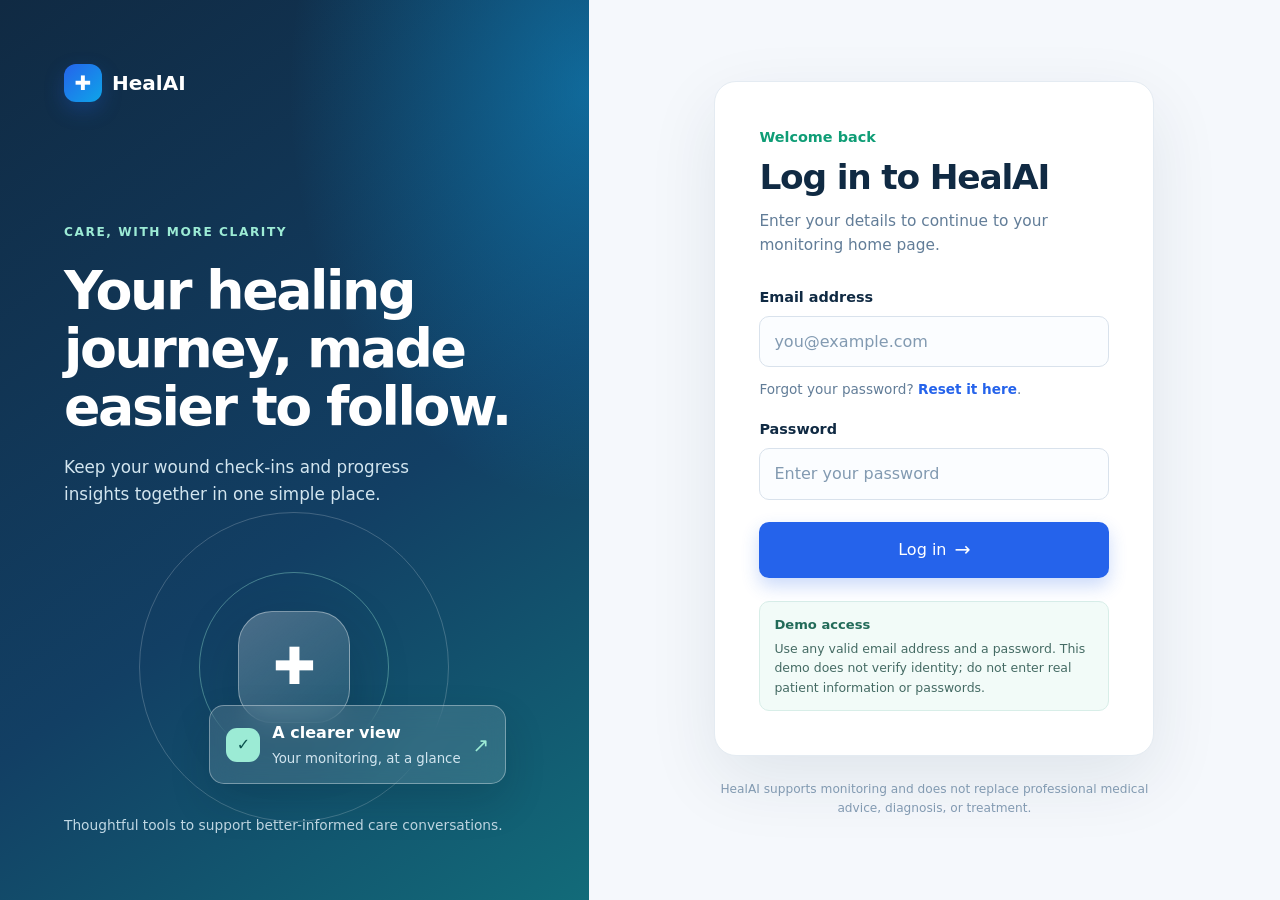
<file: index.html>
<!DOCTYPE html>
<html lang="en">
<head>
  <meta charset="UTF-8" />
  <meta name="viewport" content="width=device-width, initial-scale=1.0" />
  <title>HealAI | Smart Wound Monitoring</title>
  <link rel="stylesheet" href="styles.css" />
  <script src="auth.js"></script>
</head>
<body>

<a class="skip-link" href="#main">Skip to content</a>

<header class="navbar">
  <div class="container nav-content">
    <a href="index.html" class="logo">
      <span class="logo-mark">✚</span>
      HealAI
    </a>

    <nav class="nav-links">
      <a class="active" href="index.html">Home</a>
      <a href="how-it-works.html">How It Works</a>
      <a href="dashboard.html">Dashboard</a>
      <a href="resources.html">Resources</a>
      <a href="contact.html">Contact</a>
      <a class="video-nav-link" href="doctors.html" aria-label="Video call with a doctor"><span aria-hidden="true">🎥</span> Video call</a>
    </nav>

    <button class="menu-btn" type="button" aria-label="Open menu" aria-expanded="false">☰</button>
  </div>
</header>

<main id="main">
  <section class="hero">
    <div class="container hero-grid">
      <div>
        <div class="eyebrow">● AI-assisted wound monitoring</div>

        <h1>
          Track healing with
          <span>clarity and confidence.</span>
        </h1>

        <p>
          HealAI helps patients and healthcare professionals monitor wound
          progress using smartphone images, guided check-ins, and easy-to-read
          healing insights.
        </p>

        <div class="hero-buttons">
          <a href="dashboard.html" class="btn btn-primary">
            Explore the Demo →
          </a>
          <a href="how-it-works.html" class="btn btn-secondary">
            Learn How It Works
          </a>
        </div>

        <div class="disclaimer">
          HealAI is an AI-assisted monitoring and screening-support platform.
          It does not replace professional medical advice, diagnosis, or treatment.
        </div>
      </div>

      <div class="hero-card">
        <div class="mockup">
          <div class="mockup-header">
            <strong>Healing Overview</strong>
            <span>Today</span>
          </div>

          <div class="mockup-body">
            <div class="status-card">
              <strong>Wound Progress</strong>
              <div class="progress"><span></span></div>
              <small>Improvement trend detected</small>
            </div>

            <div class="status-card">
              <strong>Next Check-in</strong>
              <p>Upload a new image in 2 days</p>
            </div>

            <div class="status-card">
              <strong>Monitoring Notes</strong>
              <p>Track redness, swelling, size, and discomfort over time.</p>
            </div>
          </div>
        </div>
      </div>
    </div>
  </section>

  <section class="section">
    <div class="container">
      <div class="section-heading">
        <h2>Designed to make wound monitoring simpler</h2>
        <p>
          A patient-friendly experience supported by responsible AI and
          clinician-informed workflows.
        </p>
      </div>

      <div class="cards">
        <article class="card">
          <div class="card-icon">📷</div>
          <h3>Image-Based Tracking</h3>
          <p>
            Upload a close-up photo. HealAI checks quality, finds skin, and
            screens concentrated wound-like tissue in the image.
          </p>
        </article>

        <article class="card">
          <div class="card-icon">📈</div>
          <h3>Progress Insights</h3>
          <p>
            View changes in wound appearance, size, and reported symptoms over
            time.
          </p>
        </article>

        <article class="card">
          <div class="card-icon">👩‍⚕️</div>
          <h3>Care Team Support</h3>
          <p>
            Generate organized summaries that can support conversations with
            qualified healthcare professionals.
          </p>
        </article>
      </div>
    </div>
  </section>

  <section class="section section-soft">
    <div class="container">
      <div class="section-heading">
        <h2>How HealAI works</h2>
        <p>Simple enough for everyday use, structured enough for care teams.</p>
      </div>

      <div class="steps">
        <div class="step">
          <div class="step-number">1</div>
          <h3>Capture</h3>
          <p>Take a guided smartphone image.</p>
        </div>

        <div class="step">
          <div class="step-number">2</div>
          <h3>Compare</h3>
          <p>Review changes across your timeline.</p>
        </div>

        <div class="step">
          <div class="step-number">3</div>
          <h3>Understand</h3>
          <p>Receive monitoring-oriented insights.</p>
        </div>

        <div class="step">
          <div class="step-number">4</div>
          <h3>Discuss</h3>
          <p>Share useful information with your care team.</p>
        </div>
      </div>
    </div>
  </section>

  <section class="section">
    <div class="container">
      <div class="cta-banner">
        <div>
          <h2>Ready to see HealAI in action?</h2>
          <p>Explore the demo dashboard and walk through a sample monitoring workflow.</p>
        </div>
        <a href="dashboard.html" class="btn btn-primary">Open Demo Dashboard</a>
      </div>
    </div>
  </section>
</main>

<footer class="footer">
  <div class="container">
    <div class="footer-grid">
      <div>
        <h3>HealAI</h3>
        <p>
          Smart wound monitoring designed to support better-informed care
          conversations.
        </p>
      </div>

      <div>
        <h4>Platform</h4>
        <a href="how-it-works.html">How It Works</a>
        <a href="dashboard.html">Demo Dashboard</a>
      </div>

      <div>
        <h4>Resources</h4>
        <a href="resources.html">Patient Resources</a>
        <a href="contact.html">Contact Us</a>
      </div>

      <div>
        <h4>Important</h4>
        <p>Not a diagnostic or emergency-care service.</p>
      </div>
    </div>

    <div class="footer-bottom">
      © 2026 HealAI. Built for responsible digital health innovation.
    </div>
  </div>
</footer>

<script src="script.js"></script>
</body>
</html>
</file>
<file: styles.css>
:root {
  --navy: #102a43;
  --blue: #2563eb;
  --cyan: #0ea5e9;
  --mint: #dff8f1;
  --green: #0f9d76;
  --text: #243b53;
  --muted: #627d98;
  --light: #f5f9fc;
  --border: #d9e2ec;
  --white: #ffffff;
  --shadow: 0 18px 45px rgba(16, 42, 67, 0.1);
  --radius: 18px;
}

* {
  box-sizing: border-box;
  margin: 0;
  padding: 0;
}

html {
  scroll-behavior: smooth;
}

body {
  font-family: Inter, ui-sans-serif, system-ui, -apple-system, BlinkMacSystemFont,
    "Segoe UI", sans-serif;
  color: var(--text);
  background: var(--white);
  line-height: 1.6;
}

a {
  color: inherit;
  text-decoration: none;
}

img {
  max-width: 100%;
  display: block;
}

.container {
  width: min(1160px, 92%);
  margin: auto;
}

.navbar {
  position: sticky;
  top: 0;
  z-index: 100;
  background: rgba(255, 255, 255, 0.94);
  backdrop-filter: blur(16px);
  border-bottom: 1px solid rgba(217, 226, 236, 0.7);
}

.nav-content {
  position: relative;
  height: 76px;
  display: flex;
  align-items: center;
  justify-content: space-between;
  gap: 16px;
}

.logo {
  display: flex;
  align-items: center;
  gap: 10px;
  font-weight: 800;
  font-size: 1.25rem;
  color: var(--navy);
}

.logo-mark {
  width: 38px;
  height: 38px;
  display: grid;
  place-items: center;
  border-radius: 12px;
  color: white;
  background: linear-gradient(135deg, var(--blue), var(--cyan));
  box-shadow: 0 8px 20px rgba(37, 99, 235, 0.25);
}

.nav-links {
  display: flex;
  align-items: center;
  gap: 28px;
  font-size: 0.95rem;
  font-weight: 600;
  color: var(--muted);
}

.nav-links a {
  position: relative;
  padding: 6px 0;
}

.nav-links a:hover,
.nav-links a.active {
  color: var(--blue);
}

.nav-links .video-nav-link {
  display: inline-flex;
  align-items: center;
  gap: 6px;
  padding: 8px 12px;
  border: 1px solid #bfdbfe;
  border-radius: 999px;
  color: var(--blue);
  background: #eff6ff;
  white-space: nowrap;
}

.nav-links .video-nav-link:hover,
.nav-links .video-nav-link.active {
  color: #1d4ed8;
  background: #dbeafe;
}

.doctor-list {
  display: grid;
  grid-template-columns: repeat(3, minmax(0, 1fr));
  gap: 14px;
  min-width: 0;
  border: 0;
}

.doctor-list legend {
  grid-column: 1 / -1;
  margin-bottom: 12px;
  color: var(--navy);
  font-size: 1.1rem;
  font-weight: 700;
}

.doctor-card {
  display: block;
  min-width: 0;
  padding: 16px;
  border: 1px solid var(--border);
  border-radius: 14px;
  background: white;
  cursor: pointer;
}

.doctor-card:has(input:checked) {
  border-color: var(--blue);
  background: #eff6ff;
  box-shadow: 0 0 0 2px rgba(37, 99, 235, 0.12);
}

.doctor-card-content,
.doctor-card-content > span:last-child {
  display: grid;
  gap: 5px;
}

.doctor-card-content strong {
  color: var(--navy);
}

.doctor-avatar {
  margin-bottom: 4px;
  font-size: 2rem;
}

.doctor-specialty,
.doctor-credential,
.doctor-rating {
  color: var(--muted);
  font-size: 0.85rem;
}

.nav-links a.active::after {
  content: "";
  position: absolute;
  left: 0;
  right: 0;
  bottom: 0;
  height: 2px;
  border-radius: 99px;
  background: var(--blue);
}

.nav-actions {
  display: flex;
  align-items: center;
  gap: 12px;
}

.menu-btn {
  display: none;
  border: none;
  background: transparent;
  font-size: 1.5rem;
  cursor: pointer;
  color: var(--navy);
}

.nav-cta {
  display: none;
}

body.nav-open {
  overflow: hidden;
}

.skip-link {
  position: absolute;
  left: 12px;
  top: -48px;
  z-index: 200;
  padding: 8px 14px;
  border-radius: 8px;
  background: var(--navy);
  color: white;
  font-weight: 700;
}

.skip-link:focus {
  top: 12px;
}

.sr-only {
  position: absolute;
  width: 1px;
  height: 1px;
  padding: 0;
  margin: -1px;
  overflow: hidden;
  clip: rect(0, 0, 0, 0);
  white-space: nowrap;
  border: 0;
}

.btn {
  display: inline-flex;
  align-items: center;
  justify-content: center;
  gap: 8px;
  padding: 13px 20px;
  border-radius: 10px;
  border: 1px solid transparent;
  font-weight: 700;
  cursor: pointer;
  transition: 0.25s ease;
}

.btn-primary {
  color: white;
  background: var(--blue);
  box-shadow: 0 8px 18px rgba(37, 99, 235, 0.24);
}

.btn-primary:hover {
  transform: translateY(-2px);
  background: #1d4ed8;
}

.btn-secondary {
  color: var(--blue);
  background: white;
  border-color: #bfdbfe;
}

.btn-secondary:hover {
  background: #eff6ff;
}

.btn-light {
  color: var(--navy);
  background: var(--white);
}

.btn:disabled {
  opacity: 0.75;
  cursor: default;
  transform: none;
  box-shadow: none;
}

.hero {
  padding: 100px 0 90px;
  background:
    radial-gradient(circle at 85% 20%, rgba(14, 165, 233, 0.15), transparent 28%),
    linear-gradient(135deg, #f7fbff 0%, #eef9f8 100%);
}

.hero-grid {
  display: grid;
  grid-template-columns: 1.05fr 0.95fr;
  align-items: center;
  gap: 70px;
}

.eyebrow {
  display: inline-flex;
  align-items: center;
  gap: 8px;
  color: var(--green);
  background: #e7faf4;
  border-radius: 999px;
  padding: 8px 14px;
  font-weight: 700;
  font-size: 0.8rem;
  margin-bottom: 20px;
}

.hero h1 {
  max-width: 680px;
  color: var(--navy);
  font-size: clamp(2.5rem, 5vw, 4.6rem);
  line-height: 1.08;
  letter-spacing: -0.05em;
  margin-bottom: 22px;
}

.hero h1 span {
  color: var(--blue);
}

.hero p {
  max-width: 610px;
  color: var(--muted);
  font-size: 1.12rem;
  margin-bottom: 30px;
}

.hero-buttons {
  display: flex;
  flex-wrap: wrap;
  gap: 12px;
}

.hero-card {
  position: relative;
  padding: 22px;
  border-radius: 28px;
  background: white;
  box-shadow: var(--shadow);
  border: 1px solid #e5eef5;
}

.mockup {
  border-radius: 20px;
  overflow: hidden;
  background: #f3f8fc;
  border: 1px solid var(--border);
}

.mockup-header {
  display: flex;
  justify-content: space-between;
  padding: 18px;
  background: white;
  border-bottom: 1px solid var(--border);
}

.mockup-body {
  padding: 22px;
}

.status-card {
  padding: 18px;
  margin-bottom: 15px;
  border-radius: 15px;
  background: white;
}

.status-card:last-child {
  margin-bottom: 0;
}

.progress {
  height: 9px;
  background: #e5edf4;
  border-radius: 99px;
  overflow: hidden;
  margin: 12px 0;
}

.progress span {
  display: block;
  width: 72%;
  height: 100%;
  background: linear-gradient(90deg, var(--green), var(--cyan));
  border-radius: inherit;
}

.section {
  padding: 90px 0;
}

.section-soft {
  background: var(--light);
}

.section-heading {
  max-width: 680px;
  margin: 0 auto 48px;
  text-align: center;
}

.section-heading h2 {
  color: var(--navy);
  font-size: clamp(2rem, 4vw, 3rem);
  line-height: 1.15;
  margin-bottom: 15px;
}

.section-heading p {
  color: var(--muted);
}

.stack-heading {
  margin-top: 56px;
}

.cards {
  display: grid;
  grid-template-columns: repeat(3, 1fr);
  gap: 22px;
}

.card {
  padding: 28px;
  background: white;
  border: 1px solid var(--border);
  border-radius: var(--radius);
  box-shadow: 0 8px 24px rgba(16, 42, 67, 0.04);
  transition: transform 0.25s ease, box-shadow 0.25s ease;
}

.card:hover {
  transform: translateY(-4px);
  box-shadow: 0 16px 36px rgba(16, 42, 67, 0.08);
}

.card-icon {
  width: 48px;
  height: 48px;
  display: grid;
  place-items: center;
  border-radius: 14px;
  color: var(--blue);
  background: #eaf2ff;
  font-size: 1.35rem;
  margin-bottom: 18px;
}

.card h3 {
  color: var(--navy);
  margin-bottom: 10px;
}

.card p {
  color: var(--muted);
}

.steps {
  display: grid;
  grid-template-columns: repeat(4, 1fr);
  gap: 20px;
}

.step {
  position: relative;
  padding: 28px 20px;
  text-align: center;
  background: white;
  border: 1px solid var(--border);
  border-radius: var(--radius);
}

.step-number {
  width: 48px;
  height: 48px;
  display: grid;
  place-items: center;
  margin: 0 auto 18px;
  border-radius: 50%;
  color: white;
  background: var(--blue);
  font-weight: 800;
}

.step h3 {
  color: var(--navy);
  margin-bottom: 8px;
}

.step p {
  color: var(--muted);
}

.disclaimer {
  padding: 20px;
  border-left: 4px solid var(--green);
  background: #effcf8;
  color: #285e52;
  border-radius: 10px;
  margin-top: 35px;
}

.page-hero {
  padding: 75px 0;
  background:
    radial-gradient(circle at 90% 10%, rgba(14, 165, 233, 0.12), transparent 30%),
    linear-gradient(135deg, #eff7ff, #effcf8);
}

.page-hero h1 {
  color: var(--navy);
  font-size: clamp(2.3rem, 5vw, 4rem);
  margin-bottom: 15px;
}

.page-hero p {
  max-width: 680px;
  color: var(--muted);
  font-size: 1.1rem;
}

.dashboard {
  padding: 55px 0 80px;
  background: #f7fafc;
}

.dashboard-header {
  display: flex;
  justify-content: space-between;
  align-items: center;
  gap: 20px;
  margin-bottom: 28px;
}

.dashboard-header h2 {
  color: var(--navy);
}

.dashboard-header p {
  color: var(--muted);
}

.stats {
  display: grid;
  grid-template-columns: repeat(4, 1fr);
  gap: 18px;
  margin-bottom: 25px;
}

.stat {
  padding: 22px;
  background: white;
  border-radius: 15px;
  border: 1px solid var(--border);
  border-top: 3px solid var(--cyan);
}

.stat strong {
  display: block;
  color: var(--navy);
  font-size: 1.8rem;
}

.stat span {
  color: var(--muted);
  font-size: 0.9rem;
}

.dashboard-grid {
  display: grid;
  grid-template-columns: 1fr 1fr;
  gap: 22px;
}

.chart-card,
.upload-card {
  padding: 25px;
  background: white;
  border: 1px solid var(--border);
  border-radius: var(--radius);
}

.chart-card h3,
.upload-card h3 {
  color: var(--navy);
  margin-bottom: 6px;
}

.chart-card p,
.upload-card p {
  color: var(--muted);
}

.chart {
  display: flex;
  align-items: end;
  gap: 14px;
  height: 210px;
  margin-top: 30px;
  padding: 20px 10px 0;
  border-bottom: 1px solid var(--border);
}

.bar {
  flex: 1;
  min-height: 25px;
  border-radius: 8px 8px 0 0;
  background: linear-gradient(to top, var(--blue), var(--cyan));
}

.chart-labels {
  display: flex;
  gap: 14px;
  margin-top: 10px;
  padding: 0 10px;
  color: var(--muted);
  font-size: 0.8rem;
  text-align: center;
}

.chart-labels span {
  flex: 1;
}

.upload-box {
  display: grid;
  place-items: center;
  min-height: 190px;
  margin-top: 20px;
  padding: 20px;
  text-align: center;
  border: 2px dashed #b8cce0;
  border-radius: 15px;
  color: var(--muted);
  cursor: pointer;
  transition: border-color 0.2s ease, background 0.2s ease;
}

.upload-box:hover {
  border-color: var(--blue);
  background: #f8fbff;
}

.upload-preview {
  display: none;
  width: 100%;
  max-height: 180px;
  object-fit: cover;
  border-radius: 12px;
  margin-top: 14px;
}

.upload-icon {
  font-size: 2rem;
  margin-bottom: 6px;
}

.upload-box.is-dragover {
  border-color: var(--blue);
  background: #eef5ff;
}

.upload-box.is-busy {
  pointer-events: none;
  opacity: 0.72;
}

.preview-stage {
  margin-top: 16px;
}

.preview-stage canvas {
  width: 100%;
  height: auto;
  display: block;
  border-radius: 14px;
  border: 1px solid var(--border);
  background: #0b1c2c;
}

.overlay-legend {
  display: flex;
  flex-wrap: wrap;
  gap: 12px 16px;
  margin-top: 10px;
  color: var(--muted);
  font-size: 0.8rem;
  font-weight: 600;
}

.overlay-legend span {
  display: inline-flex;
  align-items: center;
  gap: 6px;
}

.swatch {
  width: 10px;
  height: 10px;
  border-radius: 99px;
  display: inline-block;
}

.swatch-red {
  background: #e11d48;
}

.swatch-yellow {
  background: #eab308;
}

.swatch-dark {
  background: #334155;
}

.chart-card-wide {
  margin-top: 22px;
}

.chart-card .form-group {
  margin-bottom: 16px;
}

.chart-card .form-group label,
.chart-card > form > label {
  display: block;
  color: var(--navy);
  font-weight: 700;
  margin-bottom: 6px;
}

.chart-card input[type="text"],
.chart-card input[type="time"] {
  width: 100%;
  min-height: 46px;
  padding: 10px 12px;
  border: 1px solid var(--border);
  border-radius: 9px;
  background: white;
  color: var(--text);
  font: inherit;
}

.chart-card input[type="text"]:focus,
.chart-card input[type="time"]:focus {
  outline: none;
  border-color: var(--blue);
  box-shadow: 0 0 0 4px rgba(37, 99, 235, 0.12);
}

.reminder-form {
  display: grid;
  grid-template-columns: minmax(0, 1fr) minmax(150px, 0.6fr) auto;
  align-items: end;
  gap: 14px;
  margin-top: 18px;
}

.reminder-form .form-group {
  margin-bottom: 0;
}

.reminder-form .btn {
  margin-bottom: 0;
  white-space: nowrap;
}

.reminder-options {
  display: flex;
  align-items: center;
  flex-wrap: wrap;
  gap: 12px;
  margin-top: 16px;
}

.reminder-options p {
  flex: 1 1 250px;
  font-size: 0.85rem;
}

.medication-reminder-list {
  display: grid;
  gap: 10px;
  margin-top: 16px;
  list-style: none;
}

.medication-reminder-item {
  display: flex;
  align-items: center;
  justify-content: space-between;
  gap: 14px;
  padding: 12px 14px;
  border: 1px solid var(--border);
  border-radius: 12px;
  background: var(--light);
}

.medication-reminder-item > div {
  display: grid;
  grid-template-columns: minmax(0, 1fr) auto auto;
  align-items: center;
  gap: 12px;
  min-width: 0;
}

.medication-reminder-item strong {
  overflow-wrap: anywhere;
  color: var(--navy);
}

.medication-reminder-item span,
.reminder-empty {
  color: var(--muted);
  font-size: 0.88rem;
}

.medication-reminder-item .reminder-due {
  color: #9a3412;
  font-weight: 700;
}

.medication-reminder-item .reminder-upcoming {
  color: var(--green);
  font-weight: 700;
}

.reminder-remove {
  padding: 7px 11px;
  font-size: 0.85rem;
}

.reminder-error {
  background: #fff1f2;
  color: #9f1239;
  border-left-color: #e11d48;
}

.chart-card textarea {
  width: 100%;
  min-height: 110px;
  padding: 13px 15px;
  border: 1px solid var(--border);
  border-radius: 9px;
  font: inherit;
  resize: vertical;
  background: white;
  color: var(--text);
}

.chart-card textarea:focus {
  outline: none;
  border-color: var(--blue);
  box-shadow: 0 0 0 4px rgba(37, 99, 235, 0.12);
}

.chart-card form .btn {
  margin-top: 4px;
}

.checkin-status {
  margin-top: 16px;
  padding: 14px 16px;
  background: #effcf8;
  color: #285e52;
  border-radius: 10px;
  border-left: 4px solid var(--green);
}

.analysis-card {
  padding: 25px;
  background: white;
  border: 1px solid var(--border);
  border-radius: var(--radius);
  min-height: 100%;
}

.analysis-card h3 {
  color: var(--navy);
  margin-bottom: 6px;
}

.analysis-empty {
  height: 100%;
  min-height: 280px;
  display: flex;
  flex-direction: column;
  align-items: center;
  justify-content: center;
  text-align: center;
  color: var(--muted);
  padding: 12px;
}

.analysis-empty .card-icon {
  margin-bottom: 12px;
}

.analysis-empty h3 {
  margin-bottom: 8px;
}

.analysis-empty p {
  max-width: 360px;
}

.analysis-header {
  display: flex;
  align-items: flex-start;
  gap: 14px;
  margin-bottom: 22px;
}

.analysis-header p {
  color: var(--muted);
  font-size: 0.95rem;
}

.analysis-badge {
  flex-shrink: 0;
  display: inline-flex;
  align-items: center;
  padding: 6px 11px;
  border-radius: 999px;
  font-size: 0.75rem;
  font-weight: 800;
  letter-spacing: 0.02em;
  text-transform: uppercase;
}

.badge-ok {
  color: #0f766e;
  background: #ccfbf1;
}

.badge-warn {
  color: #b45309;
  background: #fef3c7;
}

.badge-bad {
  color: #be123c;
  background: #ffe4e6;
}

.meters {
  display: grid;
  grid-template-columns: 1fr 1fr;
  gap: 14px 18px;
  margin-bottom: 20px;
}

.meter-label {
  display: flex;
  justify-content: space-between;
  gap: 10px;
  margin-bottom: 6px;
  font-size: 0.82rem;
  font-weight: 700;
  color: var(--navy);
}

.meter-label strong {
  color: var(--muted);
  font-weight: 700;
}

.meter-track {
  height: 8px;
  background: #e8eef5;
  border-radius: 99px;
  overflow: hidden;
}

.meter-fill {
  display: block;
  height: 100%;
  border-radius: inherit;
  background: linear-gradient(90deg, var(--blue), var(--cyan));
}

.meter-red {
  background: linear-gradient(90deg, #fb7185, #e11d48);
}

.meter-yellow {
  background: linear-gradient(90deg, #fde68a, #ca8a04);
}

.meter-dark {
  background: linear-gradient(90deg, #64748b, #0f172a);
}

.meter-green {
  background: linear-gradient(90deg, var(--green), var(--cyan));
}

.findings {
  list-style: none;
  display: grid;
  gap: 10px;
}

.findings li {
  padding: 12px 14px;
  border-radius: 12px;
  background: var(--light);
  border: 1px solid var(--border);
  color: var(--text);
  font-size: 0.92rem;
}

.findings li.warn {
  background: #fffbeb;
  border-color: #fde68a;
}

.findings li.alert {
  background: #fff1f2;
  border-color: #fecdd3;
}

.analysis-card .disclaimer {
  margin-top: 18px;
  padding: 14px 16px;
  font-size: 0.86rem;
}

.care-guidance {
  margin-top: 20px;
  padding: 18px;
  border: 1px solid #bfdbfe;
  border-radius: 14px;
  background: linear-gradient(135deg, #eff6ff, #f0fdfa);
}

.care-guidance-heading {
  display: flex;
  align-items: flex-start;
  gap: 12px;
  margin-bottom: 12px;
}

.care-guidance-heading h3 {
  margin-bottom: 3px;
}

.care-guidance-heading p {
  color: var(--muted);
  font-size: 0.9rem;
}

.care-guidance-icon {
  display: grid;
  width: 38px;
  height: 38px;
  flex: 0 0 38px;
  place-items: center;
  border-radius: 12px;
  background: white;
  color: var(--blue);
  font-size: 1.2rem;
  font-weight: 800;
}

.care-reminders {
  display: grid;
  gap: 8px;
  margin: 0 0 16px 50px;
  padding-left: 18px;
  color: var(--text);
  font-size: 0.9rem;
}

.care-contact-link {
  margin-left: 50px;
}

.checklist {
  list-style: none;
  display: grid;
  gap: 10px;
  margin-top: 16px;
}

.checklist li {
  display: flex;
  gap: 10px;
  align-items: flex-start;
  color: var(--muted);
  font-size: 0.95rem;
}

.checklist li::before {
  content: "✓";
  color: var(--green);
  font-weight: 800;
  line-height: 1.4;
}

.checkin-grid {
  display: grid;
  grid-template-columns: 1fr 1fr;
  gap: 10px 16px;
  margin: 16px 0 18px;
}

.checkin-option {
  display: flex;
  align-items: center;
  gap: 8px;
  color: var(--text);
  font-weight: 600;
  font-size: 0.92rem;
}

.pain-row {
  display: flex;
  align-items: center;
  justify-content: space-between;
  gap: 12px;
  margin-top: 8px;
}

.pain-row output {
  min-width: 1.6rem;
  color: var(--navy);
  font-weight: 800;
}

input[type="range"] {
  width: 100%;
  accent-color: var(--blue);
}

.warning-list {
  display: grid;
  gap: 12px;
  margin-top: 8px;
}

.warning-list p {
  padding: 14px 16px;
  border-radius: 12px;
  background: #fff1f2;
  border: 1px solid #fecdd3;
  color: #9f1239;
}

.verify-grid {
  display: grid;
  grid-template-columns: repeat(4, 1fr);
  gap: 20px;
}

.cta-banner {
  display: flex;
  justify-content: space-between;
  align-items: center;
  gap: 24px;
  padding: 36px 40px;
  border-radius: 24px;
  background: linear-gradient(135deg, #102a43, #1d4ed8);
  color: white;
}

.cta-banner h2 {
  color: white;
  font-size: clamp(1.6rem, 3vw, 2.2rem);
  line-height: 1.2;
  margin-bottom: 8px;
}

.cta-banner p {
  color: rgba(255, 255, 255, 0.8);
}

.cta-banner .btn-primary {
  background: white;
  color: var(--blue);
  box-shadow: none;
  white-space: nowrap;
}

.cta-banner .btn-primary:hover {
  background: #eff6ff;
}

.contact-layout {
  display: grid;
  grid-template-columns: 0.85fr 1.15fr;
  gap: 32px;
  align-items: start;
}

.contact-panel {
  padding: 28px;
  background: var(--light);
  border: 1px solid var(--border);
  border-radius: var(--radius);
}

.contact-panel h2 {
  color: var(--navy);
  margin-bottom: 10px;
}

.contact-panel > p {
  color: var(--muted);
  margin-bottom: 24px;
}

.contact-item {
  padding: 16px 0;
  border-top: 1px solid var(--border);
}

.contact-item:first-of-type {
  border-top: 0;
  padding-top: 0;
}

.contact-item h3 {
  color: var(--navy);
  font-size: 1rem;
  margin-bottom: 6px;
}

.contact-item p {
  color: var(--muted);
  font-size: 0.95rem;
}

.footer {
  padding: 45px 0 25px;
  color: #b9c9d8;
  background: #102a43;
}

.footer-grid {
  display: grid;
  grid-template-columns: 1.5fr 1fr 1fr 1fr;
  gap: 35px;
  margin-bottom: 35px;
}

.footer h3,
.footer h4 {
  color: white;
  margin-bottom: 13px;
}

.footer p,
.footer a {
  color: #b9c9d8;
  font-size: 0.92rem;
}

.footer a {
  display: block;
  margin-bottom: 8px;
}

.footer a:hover {
  color: white;
}

.footer-bottom {
  padding-top: 20px;
  border-top: 1px solid rgba(255, 255, 255, 0.15);
  font-size: 0.85rem;
}

.form {
  max-width: 700px;
  margin: auto;
  padding: 30px;
  background: white;
  border: 1px solid var(--border);
  border-radius: var(--radius);
  box-shadow: var(--shadow);
}

.contact-layout .form {
  max-width: none;
  margin: 0;
}

.form-group {
  margin-bottom: 18px;
}

.form label {
  display: block;
  font-weight: 700;
  margin-bottom: 7px;
}

.form input,
.form textarea,
.form select {
  width: 100%;
  padding: 13px 15px;
  border: 1px solid var(--border);
  border-radius: 9px;
  font: inherit;
  background: white;
  color: var(--text);
}

.form input:focus,
.form textarea:focus,
.form select:focus {
  outline: none;
  border-color: var(--blue);
  box-shadow: 0 0 0 4px rgba(37, 99, 235, 0.12);
}

.form textarea {
  min-height: 130px;
  resize: vertical;
}

.form-success {
  display: none;
  margin-top: 16px;
  padding: 14px 16px;
  background: #effcf8;
  color: #285e52;
  border-radius: 10px;
  border-left: 4px solid var(--green);
}

.form-success.visible {
  display: block;
}

@media (min-width: 851px) and (max-width: 1100px) {
  .nav-links {
    gap: 14px;
    font-size: 0.88rem;
  }
}

@media (max-width: 850px) {
  .nav-links,
  .nav-actions {
    display: none;
  }

  .menu-btn {
    display: block;
  }

  .nav-links.mobile-open {
    position: absolute;
    top: 76px;
    left: 0;
    right: 0;
    display: flex;
    flex-direction: column;
    align-items: flex-start;
    gap: 8px;
    padding: 18px 25px 25px;
    background: white;
    border-bottom: 1px solid var(--border);
    box-shadow: 0 16px 30px rgba(16, 42, 67, 0.08);
    z-index: 20;
  }

  .nav-links.mobile-open .nav-cta {
    display: inline-flex;
    margin-top: 10px;
  }

  .hero-grid,
  .dashboard-grid,
  .contact-layout,
  .cta-banner {
    grid-template-columns: 1fr;
  }

  .doctor-list {
    grid-template-columns: repeat(2, minmax(0, 1fr));
  }

  .reminder-form {
    grid-template-columns: 1fr 1fr;
  }

  .reminder-form button {
    grid-column: 1 / -1;
    justify-self: start;
  }

  .cta-banner {
    flex-direction: column;
    align-items: flex-start;
  }

  .cards,
  .steps,
  .stats,
  .meters,
  .verify-grid,
  .checkin-grid {
    grid-template-columns: repeat(2, 1fr);
  }

  .footer-grid {
    grid-template-columns: repeat(2, 1fr);
  }
}

@media (max-width: 560px) {
  .hero {
    padding: 65px 0;
  }

  .section {
    padding: 65px 0;
  }

  .page-hero {
    padding: 50px 0;
  }

  .cards,
  .steps,
  .stats,
  .meters,
  .footer-grid,
  .verify-grid,
  .checkin-grid,
  .doctor-list {
    grid-template-columns: 1fr;
  }

  .reminder-form {
    grid-template-columns: 1fr;
  }

  .reminder-form button {
    grid-column: auto;
  }

  .medication-reminder-item > div {
    grid-template-columns: minmax(0, 1fr) auto;
    gap: 4px 10px;
  }

  .medication-reminder-item .reminder-due,
  .medication-reminder-item .reminder-upcoming {
    grid-column: 1 / -1;
  }

  .dashboard-header {
    align-items: flex-start;
    flex-direction: column;
  }

  .cta-banner {
    padding: 28px 22px;
  }
}

.login-page {
  min-height: 100vh;
  background: #f5f8fc;
}

.login-layout {
  min-height: 100vh;
  display: grid;
  grid-template-columns: minmax(360px, 0.92fr) minmax(440px, 1.08fr);
}

.login-showcase {
  position: relative;
  display: flex;
  flex-direction: column;
  min-height: 100vh;
  overflow: hidden;
  padding: clamp(32px, 5vw, 68px);
  color: white;
  background:
    radial-gradient(ellipse at 100% 10%, rgba(14, 165, 233, 0.46), transparent 36%),
    linear-gradient(145deg, #102a43 0%, #123f64 58%, #126b79 100%);
}

.login-logo {
  align-self: flex-start;
  color: white;
}

.login-showcase-copy {
  position: relative;
  z-index: 1;
  max-width: 480px;
  margin: auto 0 0;
  padding: 75px 0 0;
}

.login-kicker {
  display: inline-block;
  margin-bottom: 20px;
  color: #9cebd5;
  font-size: 0.76rem;
  font-weight: 800;
  letter-spacing: 0.13em;
}

.login-showcase-copy h1 {
  max-width: 460px;
  margin-bottom: 18px;
  font-size: clamp(2.5rem, 4.2vw, 4rem);
  line-height: 1.08;
  letter-spacing: -0.045em;
}

.login-showcase-copy p {
  max-width: 410px;
  color: #d2e5ef;
  font-size: 1.05rem;
}

.login-visual {
  position: relative;
  display: grid;
  min-height: 270px;
  place-items: center;
  margin: 24px 0 12px;
}

.login-orbit {
  position: absolute;
  width: 240px;
  height: 240px;
  border: 1px solid rgba(255, 255, 255, 0.2);
  border-radius: 50%;
}

.login-orbit-one {
  width: 310px;
  height: 310px;
}

.login-orbit-two {
  width: 190px;
  height: 190px;
  border-color: rgba(156, 235, 213, 0.38);
}

.login-visual-cross {
  display: grid;
  width: 112px;
  height: 112px;
  place-items: center;
  border: 1px solid rgba(255, 255, 255, 0.38);
  border-radius: 34px;
  background: linear-gradient(145deg, rgba(255, 255, 255, 0.24), rgba(255, 255, 255, 0.08));
  box-shadow: 0 20px 60px rgba(4, 22, 40, 0.22);
  font-size: 3.2rem;
}

.login-insight-card {
  position: absolute;
  right: 4%;
  bottom: 18px;
  display: flex;
  align-items: center;
  gap: 12px;
  min-width: 255px;
  padding: 14px 16px;
  border: 1px solid rgba(255, 255, 255, 0.35);
  border-radius: 15px;
  background: rgba(255, 255, 255, 0.13);
  box-shadow: 0 18px 40px rgba(4, 22, 40, 0.16);
  backdrop-filter: blur(14px);
}

.login-insight-icon {
  display: grid;
  width: 34px;
  height: 34px;
  flex: 0 0 auto;
  place-items: center;
  border-radius: 11px;
  color: #0b514d;
  background: #9cebd5;
  font-weight: 900;
}

.login-insight-card strong,
.login-insight-card small {
  display: block;
}

.login-insight-card small {
  margin-top: 2px;
  color: #d2e5ef;
}

.login-insight-arrow {
  margin-left: auto;
  color: #9cebd5;
  font-size: 1.25rem;
}

.login-panel-note {
  color: #c0d8e4;
  font-size: 0.86rem;
}

.login-content {
  display: flex;
  flex-direction: column;
  justify-content: center;
  align-items: center;
  padding: clamp(28px, 6vw, 88px);
}

.login-card {
  width: min(100%, 440px);
  padding: clamp(28px, 4vw, 44px);
  border: 1px solid #e4ebf2;
  border-radius: 22px;
  background: white;
  box-shadow: 0 24px 70px rgba(16, 42, 67, 0.09);
}

.login-welcome {
  margin-bottom: 8px;
  color: var(--green);
  font-size: 0.9rem;
  font-weight: 750;
}

.login-card h2 {
  color: var(--navy);
  font-size: clamp(1.8rem, 3vw, 2.15rem);
  line-height: 1.2;
  letter-spacing: -0.035em;
}

.login-intro {
  margin: 10px 0 28px;
  color: var(--muted);
  font-size: 0.96rem;
}

.login-form .form-group {
  margin-bottom: 14px;
}

.login-form label {
  display: block;
  margin-bottom: 7px;
  color: var(--navy);
  font-size: 0.9rem;
  font-weight: 700;
}

.login-form input {
  width: 100%;
  min-height: 50px;
  padding: 12px 14px;
  border: 1px solid var(--border);
  border-radius: 10px;
  background: #fbfdff;
  color: var(--text);
  font: inherit;
  transition: border-color 0.2s ease, box-shadow 0.2s ease, background 0.2s ease;
}

.login-form input::placeholder {
  color: #829ab1;
}

.login-form input:focus {
  outline: none;
  border-color: var(--blue);
  background: white;
  box-shadow: 0 0 0 4px rgba(37, 99, 235, 0.12);
}

.login-hint {
  margin: -2px 0 17px;
  color: var(--muted);
  font-size: 0.85rem;
}

.login-hint a {
  color: var(--blue);
  font-weight: 700;
}

.login-hint a:hover {
  text-decoration: underline;
}

.login-submit {
  width: 100%;
  min-height: 52px;
  margin-top: 8px;
  border: 0;
  border-radius: 10px;
  font: inherit;
}

.login-submit span {
  font-size: 1.2rem;
  transition: transform 0.2s ease;
}

.login-submit:hover span {
  transform: translateX(3px);
}

.login-demo-note {
  margin-top: 23px;
  padding: 13px 14px;
  border: 1px solid #d8eee8;
  border-radius: 10px;
  background: #f2fbf8;
  color: #456b64;
  font-size: 0.78rem;
  line-height: 1.55;
}

.login-demo-note strong {
  display: block;
  margin-bottom: 3px;
  color: #226b59;
  font-size: 0.82rem;
}

.login-disclaimer {
  width: min(100%, 440px);
  margin-top: 24px;
  color: #829ab1;
  font-size: 0.76rem;
  text-align: center;
}

@media (max-width: 900px) {
  .login-layout {
    grid-template-columns: minmax(300px, 0.8fr) minmax(400px, 1.2fr);
  }

  .login-showcase {
    padding: 36px;
  }

  .login-content {
    padding: 36px;
  }
}

@media (max-width: 700px) {
  .login-layout {
    grid-template-columns: 1fr;
  }

  .login-showcase {
    min-height: auto;
    padding: 25px 24px 30px;
  }

  .login-showcase-copy {
    margin-top: 42px;
    padding: 0;
  }

  .login-showcase-copy h1 {
    max-width: 540px;
    font-size: clamp(2.15rem, 8vw, 3rem);
  }

  .login-visual {
    display: none;
  }

  .login-panel-note {
    margin-top: 24px;
  }

  .login-content {
    padding: 32px 20px;
  }
}

@media (max-width: 420px) {
  .login-card {
    padding: 25px 21px;
    border-radius: 17px;
  }
}
</file>
